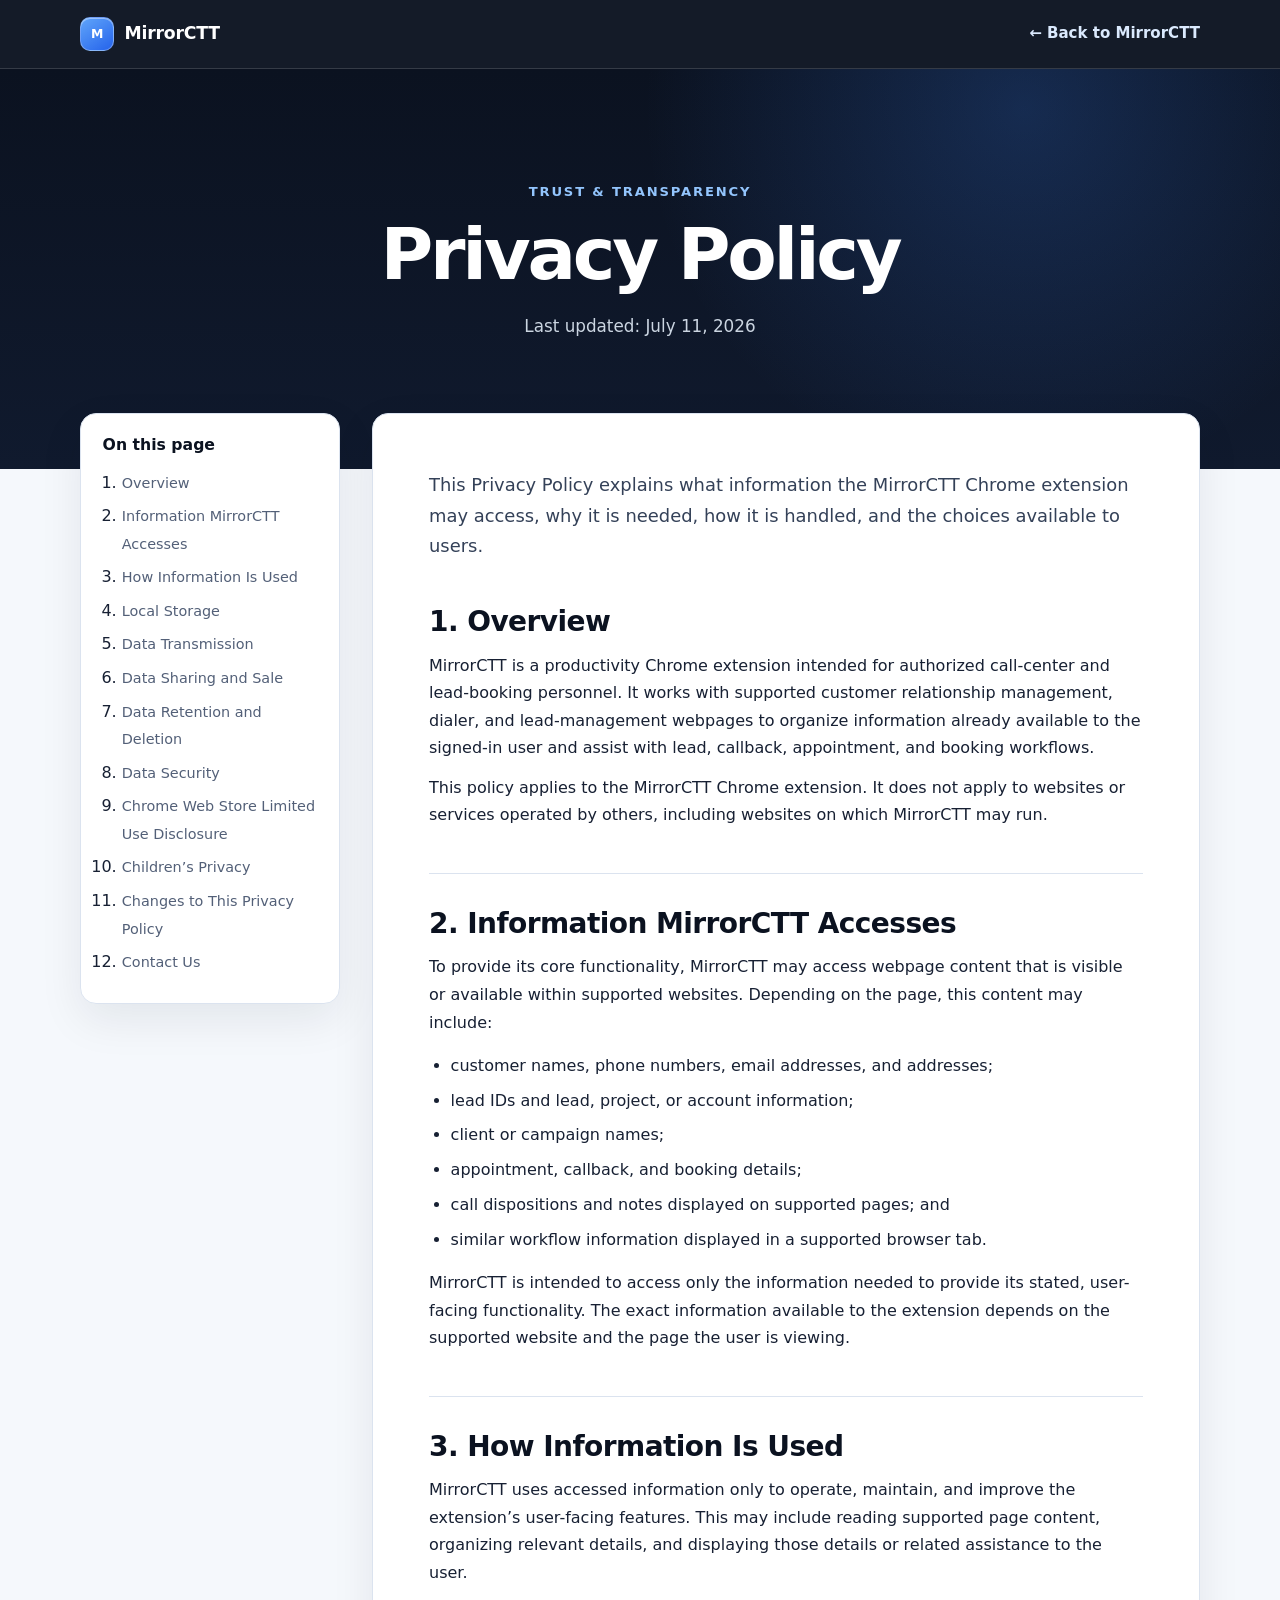
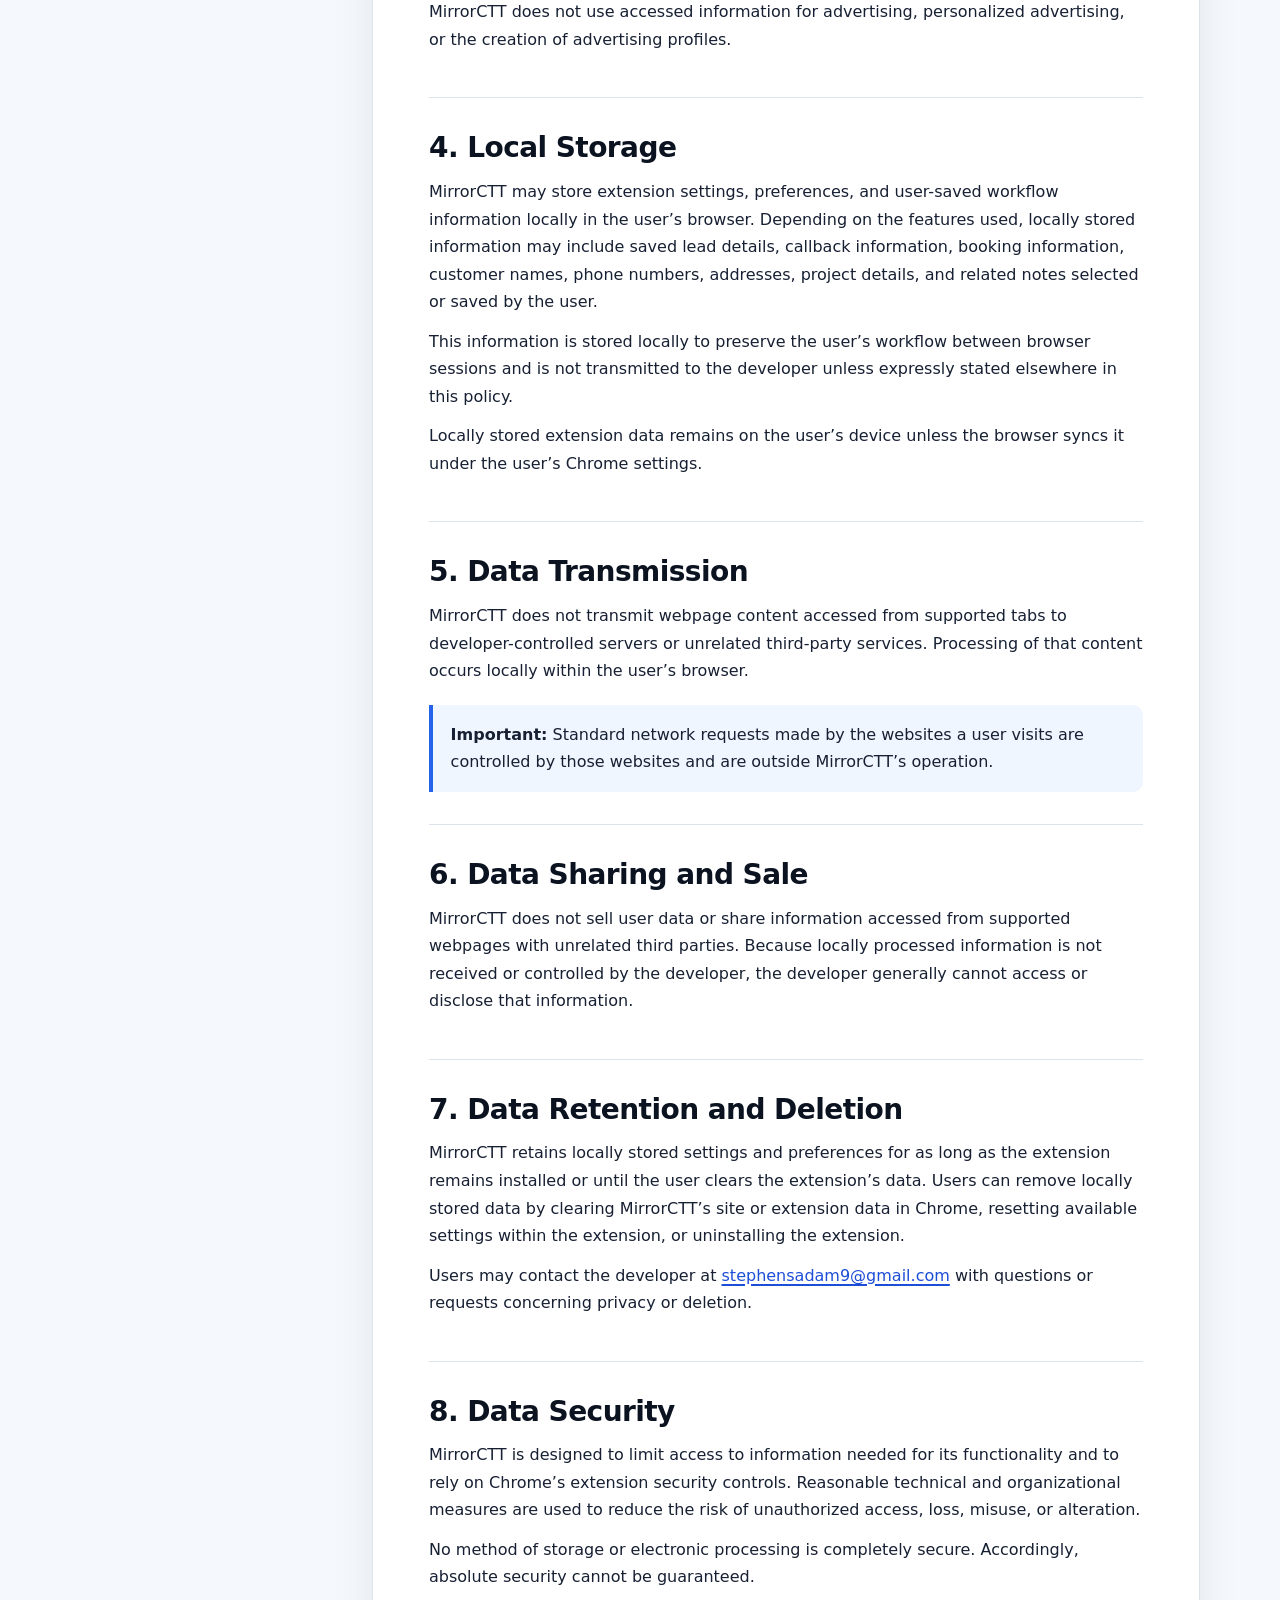
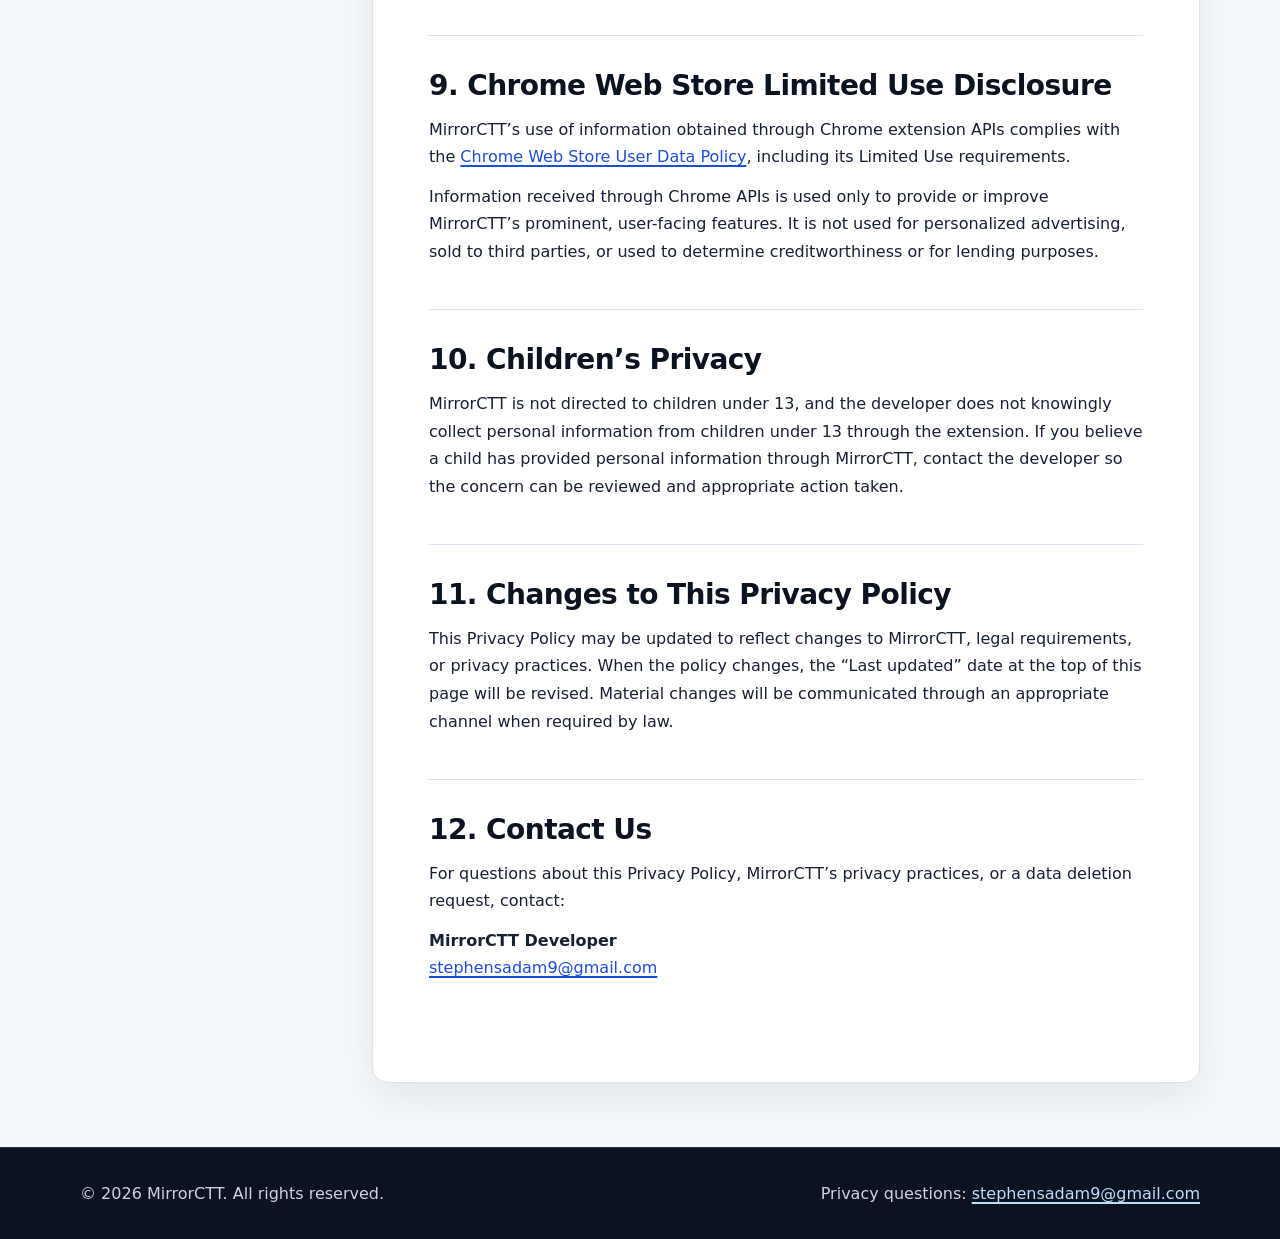
<file: mirrorctt-privacy.html>
<!doctype html>
<html lang="en">
<head>
  <meta charset="utf-8">
  <meta name="viewport" content="width=device-width, initial-scale=1">
  <title>Privacy Policy | MirrorCTT</title>
  <meta name="description" content="Learn how the MirrorCTT Chrome extension accesses, uses, stores, protects, and deletes information.">
  <meta name="theme-color" content="#0b1220">
  <link rel="canonical" href="https://adamjstephens.github.io/PrivacyPolicy/mirrorctt-privacy.html">
  <meta property="og:type" content="website">
  <meta property="og:title" content="MirrorCTT Privacy Policy">
  <meta property="og:description" content="Learn how the MirrorCTT Chrome extension handles information and protects user privacy.">
  <meta property="og:url" content="https://adamjstephens.github.io/PrivacyPolicy/mirrorctt-privacy.html">

  <style>
    :root {
      color-scheme: light;
      --navy: #0b1220;
      --blue: #2563eb;
      --blue-dark: #1d4ed8;
      --ink: #172033;
      --muted: #536078;
      --line: #dbe3ef;
      --surface: #ffffff;
      --soft: #f5f8fc;
      --focus: #f59e0b;
      --radius: 16px;
      --shadow: 0 16px 44px rgba(15, 23, 42, 0.08);
    }

    *, *::before, *::after { box-sizing: border-box; }

    html {
      scroll-behavior: smooth;
      scroll-padding-top: 6rem;
    }

    body {
      margin: 0;
      min-width: 0;
      overflow-wrap: anywhere;
      background: var(--soft);
      color: var(--ink);
      font-family: Inter, ui-sans-serif, system-ui, -apple-system, BlinkMacSystemFont, "Segoe UI", sans-serif;
      font-size: 1rem;
      line-height: 1.72;
      -webkit-font-smoothing: antialiased;
    }

    a {
      color: var(--blue-dark);
      text-decoration-thickness: 0.1em;
      text-underline-offset: 0.18em;
    }

    a:hover { color: #163ca7; }

    a:focus-visible {
      border-radius: 4px;
      outline: 3px solid var(--focus);
      outline-offset: 3px;
    }

    .skip-link {
      position: fixed;
      z-index: 100;
      top: 0.75rem;
      left: 0.75rem;
      transform: translateY(-180%);
      border-radius: 8px;
      background: #fff;
      color: var(--navy);
      padding: 0.7rem 1rem;
      font-weight: 700;
      transition: transform 120ms ease;
    }

    .skip-link:focus { transform: translateY(0); }

    .site-header {
      position: sticky;
      z-index: 20;
      top: 0;
      border-bottom: 1px solid rgba(255, 255, 255, 0.14);
      background: rgba(11, 18, 32, 0.96);
      color: #fff;
      backdrop-filter: blur(12px);
    }

    .nav {
      display: flex;
      width: min(1120px, calc(100% - 2rem));
      min-height: 68px;
      margin-inline: auto;
      align-items: center;
      justify-content: space-between;
      gap: 1rem;
    }

    .wordmark {
      display: inline-flex;
      align-items: center;
      gap: 0.65rem;
      color: #fff;
      font-size: 1.08rem;
      font-weight: 800;
      letter-spacing: -0.01em;
      text-decoration: none;
    }

    .wordmark-mark {
      display: grid;
      width: 34px;
      height: 34px;
      border: 1px solid rgba(255, 255, 255, 0.3);
      border-radius: 10px;
      background: linear-gradient(145deg, #60a5fa, #2563eb);
      box-shadow: inset 0 1px 0 rgba(255, 255, 255, 0.4);
      place-items: center;
      font-size: 0.78rem;
      letter-spacing: -0.04em;
    }

    .back-link {
      color: #dbeafe;
      font-size: 0.94rem;
      font-weight: 650;
      text-decoration: none;
    }

    .back-link:hover { color: #fff; }

    .hero {
      background:
        radial-gradient(circle at 80% 10%, rgba(59, 130, 246, 0.22), transparent 35%),
        linear-gradient(180deg, var(--navy), #101a2e);
      color: #fff;
      padding: clamp(4rem, 9vw, 7rem) 1rem clamp(5rem, 10vw, 8rem);
    }

    .hero-inner {
      width: min(900px, 100%);
      margin-inline: auto;
      text-align: center;
    }

    .eyebrow {
      margin: 0 0 0.8rem;
      color: #93c5fd;
      font-size: 0.82rem;
      font-weight: 800;
      letter-spacing: 0.14em;
      text-transform: uppercase;
    }

    h1 {
      margin: 0;
      font-size: clamp(2.35rem, 7vw, 4.5rem);
      line-height: 1.06;
      letter-spacing: -0.045em;
    }

    .updated {
      margin: 1.2rem 0 0;
      color: #cbd5e1;
      font-size: 1.05rem;
    }

    .page-shell {
      display: grid;
      width: min(1120px, calc(100% - 2rem));
      margin: -3.5rem auto 4rem;
      grid-template-columns: minmax(210px, 260px) minmax(0, 1fr);
      align-items: start;
      gap: 2rem;
    }

    .toc {
      position: sticky;
      top: 92px;
      border: 1px solid var(--line);
      border-radius: var(--radius);
      background: var(--surface);
      box-shadow: var(--shadow);
      padding: 1.35rem;
    }

    .toc h2 {
      margin: 0 0 0.85rem;
      color: var(--navy);
      font-size: 0.98rem;
      letter-spacing: 0;
    }

    .toc ol {
      margin: 0;
      padding-left: 1.2rem;
    }

    .toc li { margin: 0.38rem 0; }

    .toc a {
      color: var(--muted);
      font-size: 0.9rem;
      line-height: 1.38;
      text-decoration: none;
    }

    .toc a:hover { color: var(--blue-dark); text-decoration: underline; }

    .policy {
      min-width: 0;
      border: 1px solid var(--line);
      border-radius: var(--radius);
      background: var(--surface);
      box-shadow: var(--shadow);
      padding: clamp(1.4rem, 5vw, 3.5rem);
    }

    .intro {
      margin: 0 0 2.6rem;
      color: #344158;
      font-size: 1.12rem;
    }

    .policy section {
      padding-block: 2rem;
      border-top: 1px solid var(--line);
    }

    .policy section:first-of-type { border-top: 0; padding-top: 0; }

    h2 {
      margin: 0 0 0.8rem;
      color: var(--navy);
      font-size: clamp(1.35rem, 3vw, 1.75rem);
      line-height: 1.25;
      letter-spacing: -0.02em;
    }

    p { margin: 0.75rem 0; }

    ul { padding-left: 1.35rem; }

    li + li { margin-top: 0.45rem; }

    .callout {
      margin: 1.25rem 0 0;
      border-left: 4px solid var(--blue);
      border-radius: 0 10px 10px 0;
      background: #eff6ff;
      padding: 1rem 1.1rem;
    }

    .site-footer {
      border-top: 1px solid #263248;
      background: var(--navy);
      color: #cbd5e1;
      padding: 2rem 1rem;
    }

    .footer-inner {
      display: flex;
      width: min(1120px, 100%);
      margin-inline: auto;
      align-items: center;
      justify-content: space-between;
      gap: 1rem;
    }

    .footer-inner p { margin: 0; }

    .site-footer a { color: #bfdbfe; }

    @media (max-width: 820px) {
      .page-shell { grid-template-columns: 1fr; }
      .toc { position: static; }
      .toc ol { columns: 2; column-gap: 2rem; }
    }

    @media (max-width: 540px) {
      .nav { min-height: 62px; }
      .back-link { font-size: 0.86rem; }
      .wordmark-mark { display: none; }
      .hero { padding-top: 3.25rem; }
      .page-shell { width: min(100% - 1rem, 1120px); gap: 1rem; }
      .toc ol { columns: 1; }
      .policy { padding: 1.25rem; }
      .footer-inner { align-items: flex-start; flex-direction: column; }
    }

    @media (prefers-reduced-motion: reduce) {
      html { scroll-behavior: auto; }
      *, *::before, *::after { transition-duration: 0.01ms !important; }
    }

    @media print {
      @page { margin: 0.7in; }
      body { background: #fff; color: #000; font-size: 11pt; }
      .site-header, .toc, .site-footer, .skip-link { display: none !important; }
      .hero { background: none; color: #000; padding: 0 0 1.5rem; }
      .eyebrow, .updated { color: #333; }
      h1 { font-size: 28pt; }
      .page-shell { display: block; width: 100%; margin: 0; }
      .policy { border: 0; box-shadow: none; padding: 0; }
      .policy section { break-inside: avoid; }
      a { color: #000; text-decoration: underline; }
      a[href^="http"]::after { content: " (" attr(href) ")"; font-size: 9pt; }
    }
  </style>
</head>

<body>
  <a class="skip-link" href="#main-content">Skip to privacy policy</a>

  <header class="site-header">
    <nav class="nav" aria-label="Primary navigation">
      <a class="wordmark" href="index.html#mirrorctt" aria-label="View MirrorCTT on the portfolio homepage">
        <span class="wordmark-mark" aria-hidden="true">M</span>
        <span>MirrorCTT</span>
      </a>
      <a class="back-link" href="index.html#mirrorctt">← Back to MirrorCTT</a>
    </nav>
  </header>

  <main id="main-content">
    <header class="hero">
      <div class="hero-inner">
        <p class="eyebrow">Trust &amp; transparency</p>
        <h1>Privacy Policy</h1>
        <p class="updated">Last updated: <time datetime="2026-07-11">July 11, 2026</time></p>
      </div>
    </header>

    <div class="page-shell">
      <nav class="toc" aria-labelledby="toc-title">
        <h2 id="toc-title">On this page</h2>
        <ol>
          <li><a href="#overview">Overview</a></li>
          <li><a href="#information-accessed">Information MirrorCTT Accesses</a></li>
          <li><a href="#information-use">How Information Is Used</a></li>
          <li><a href="#local-storage">Local Storage</a></li>
          <li><a href="#data-transmission">Data Transmission</a></li>
          <li><a href="#sharing-sale">Data Sharing and Sale</a></li>
          <li><a href="#retention-deletion">Data Retention and Deletion</a></li>
          <li><a href="#security">Data Security</a></li>
          <li><a href="#limited-use">Chrome Web Store Limited Use Disclosure</a></li>
          <li><a href="#children">Children’s Privacy</a></li>
          <li><a href="#changes">Changes to This Privacy Policy</a></li>
          <li><a href="#contact">Contact Us</a></li>
        </ol>
      </nav>

      <article class="policy" aria-label="MirrorCTT privacy policy">
        <p class="intro">This Privacy Policy explains what information the MirrorCTT Chrome extension may access, why it is needed, how it is handled, and the choices available to users.</p>

        <section id="overview">
          <h2>1. Overview</h2>
          <p>MirrorCTT is a productivity Chrome extension intended for authorized call-center and lead-booking personnel. It works with supported customer relationship management, dialer, and lead-management webpages to organize information already available to the signed-in user and assist with lead, callback, appointment, and booking workflows.</p>
          <p>This policy applies to the MirrorCTT Chrome extension. It does not apply to websites or services operated by others, including websites on which MirrorCTT may run.</p>
        </section>

        <section id="information-accessed">
          <h2>2. Information MirrorCTT Accesses</h2>
          <p>To provide its core functionality, MirrorCTT may access webpage content that is visible or available within supported websites. Depending on the page, this content may include:</p>
          <ul>
            <li>customer names, phone numbers, email addresses, and addresses;</li>
            <li>lead IDs and lead, project, or account information;</li>
            <li>client or campaign names;</li>
            <li>appointment, callback, and booking details;</li>
            <li>call dispositions and notes displayed on supported pages; and</li>
            <li>similar workflow information displayed in a supported browser tab.</li>
          </ul>
          <p>MirrorCTT is intended to access only the information needed to provide its stated, user-facing functionality. The exact information available to the extension depends on the supported website and the page the user is viewing.</p>
          <!-- VERIFY AGAINST EACH RELEASE: Confirm that MirrorCTT can genuinely access every category listed above, including email addresses, lead IDs, client or campaign names, call dispositions, and notes. Remove any category the current version cannot access, and add any missing category in plain language. -->
        </section>

        <section id="information-use">
          <h2>3. How Information Is Used</h2>
          <p>MirrorCTT uses accessed information only to operate, maintain, and improve the extension’s user-facing features. This may include reading supported page content, organizing relevant details, and displaying those details or related assistance to the user.</p>
          <p>MirrorCTT does not use accessed information for advertising, personalized advertising, or the creation of advertising profiles.</p>
          <!-- VERIFY BEFORE PUBLISHING: Confirm whether accessed information is used for diagnostics, product improvement, AI processing, or any purpose beyond the core features described above. If so, disclose that purpose and the data involved. -->
        </section>

        <section id="local-storage">
          <h2>4. Local Storage</h2>
          <p>MirrorCTT may store extension settings, preferences, and user-saved workflow information locally in the user’s browser. Depending on the features used, locally stored information may include saved lead details, callback information, booking information, customer names, phone numbers, addresses, project details, and related notes selected or saved by the user.</p>
          <p>This information is stored locally to preserve the user’s workflow between browser sessions and is not transmitted to the developer unless expressly stated elsewhere in this policy.</p>
          <p>Locally stored extension data remains on the user’s device unless the browser syncs it under the user’s Chrome settings.</p>
          <!-- VERIFY AGAINST EACH RELEASE: Confirm that the current extension stores the workflow categories listed above. Remove any category it does not store. Determine whether chrome.storage.local, chrome.storage.sync, or both are used. If sync storage is used, keep the sync sentence above; if only local storage is used, remove that sentence. Also disclose any other cached webpage content. -->
        </section>

        <section id="data-transmission">
          <h2>5. Data Transmission</h2>
          <p>MirrorCTT does not transmit webpage content accessed from supported tabs to developer-controlled servers or unrelated third-party services. Processing of that content occurs locally within the user’s browser.</p>
          <div class="callout"><strong>Important:</strong> Standard network requests made by the websites a user visits are controlled by those websites and are outside MirrorCTT’s operation.</div>
          <!--
            DEVELOPER NOTE — VERIFY THIS SECTION BEFORE PUBLISHING:
            The paragraph above assumes MirrorCTT performs all processing locally and sends no accessed webpage content, telemetry, crash reports, identifiers, or user data to an external service.
            If the extension sends any data externally (including to an AI API, analytics provider, logging service, webhook, or developer server), replace the paragraph with a specific disclosure naming:
            1) what data is transmitted; 2) the service or recipient; 3) why it is transmitted; 4) whether it is retained; and 5) a link to the service provider's privacy policy where appropriate.
            Do not publish the current claim unless it matches the extension's real behavior.
          -->
        </section>

        <section id="sharing-sale">
          <h2>6. Data Sharing and Sale</h2>
          <p>MirrorCTT does not sell user data or share information accessed from supported webpages with unrelated third parties. Because locally processed information is not received or controlled by the developer, the developer generally cannot access or disclose that information.</p>
          <!-- VERIFY BEFORE PUBLISHING: Confirm there are no service providers, subprocessors, contractors, affiliates, or external integrations that receive user data. If any do, disclose them and their purpose here and in Data Transmission. -->
        </section>

        <section id="retention-deletion">
          <h2>7. Data Retention and Deletion</h2>
          <p>MirrorCTT retains locally stored settings and preferences for as long as the extension remains installed or until the user clears the extension’s data. Users can remove locally stored data by clearing MirrorCTT’s site or extension data in Chrome, resetting available settings within the extension, or uninstalling the extension.</p>
          <p>Users may contact the developer at <a href="mailto:stephensadam9@gmail.com">stephensadam9@gmail.com</a> with questions or requests concerning privacy or deletion.</p>
          <!-- VERIFY BEFORE PUBLISHING: If any information is stored outside the browser, state the specific retention period or the criteria used to determine it, and describe how users can request deletion from that system. -->
        </section>

        <section id="security">
          <h2>8. Data Security</h2>
          <p>MirrorCTT is designed to limit access to information needed for its functionality and to rely on Chrome’s extension security controls. Reasonable technical and organizational measures are used to reduce the risk of unauthorized access, loss, misuse, or alteration.</p>
          <p>No method of storage or electronic processing is completely secure. Accordingly, absolute security cannot be guaranteed.</p>
          <!-- VERIFY BEFORE PUBLISHING: Ensure the extension requests the narrowest practical Chrome permissions, limits host access to supported sites, and does not log sensitive page data. Avoid adding claims about encryption unless verified. -->
        </section>

        <section id="limited-use">
          <h2>9. Chrome Web Store Limited Use Disclosure</h2>
          <p>MirrorCTT’s use of information obtained through Chrome extension APIs complies with the <a href="https://developer.chrome.com/docs/webstore/program-policies/user-data-faq" target="_blank" rel="noopener noreferrer">Chrome Web Store User Data Policy</a>, including its Limited Use requirements.</p>
          <p>Information received through Chrome APIs is used only to provide or improve MirrorCTT’s prominent, user-facing features. It is not used for personalized advertising, sold to third parties, or used to determine creditworthiness or for lending purposes.</p>
          <!-- VERIFY BEFORE PUBLISHING: Confirm the extension's current handling of all data received through Chrome APIs satisfies every applicable Limited Use restriction. -->
        </section>

        <section id="children">
          <h2>10. Children’s Privacy</h2>
          <p>MirrorCTT is not directed to children under 13, and the developer does not knowingly collect personal information from children under 13 through the extension. If you believe a child has provided personal information through MirrorCTT, contact the developer so the concern can be reviewed and appropriate action taken.</p>
          <!-- VERIFY BEFORE PUBLISHING: Confirm the intended audience and any applicable age requirements in the jurisdictions where the extension is offered. -->
        </section>

        <section id="changes">
          <h2>11. Changes to This Privacy Policy</h2>
          <p>This Privacy Policy may be updated to reflect changes to MirrorCTT, legal requirements, or privacy practices. When the policy changes, the “Last updated” date at the top of this page will be revised. Material changes will be communicated through an appropriate channel when required by law.</p>
        </section>

        <section id="contact">
          <h2>12. Contact Us</h2>
          <p>For questions about this Privacy Policy, MirrorCTT’s privacy practices, or a data deletion request, contact:</p>
          <p><strong>MirrorCTT Developer</strong><br><a href="mailto:stephensadam9@gmail.com">stephensadam9@gmail.com</a></p>
          <!-- DEVELOPER NOTE: Replace the email placeholder everywhere in this file with a monitored support or privacy email address before publishing. -->
        </section>
      </article>
    </div>
  </main>

  <footer class="site-footer">
    <div class="footer-inner">
      <p>&copy; 2026 MirrorCTT. All rights reserved.</p>
      <p>Privacy questions: <a href="mailto:stephensadam9@gmail.com">stephensadam9@gmail.com</a></p>
    </div>
  </footer>
</body>
</html>
</file>
